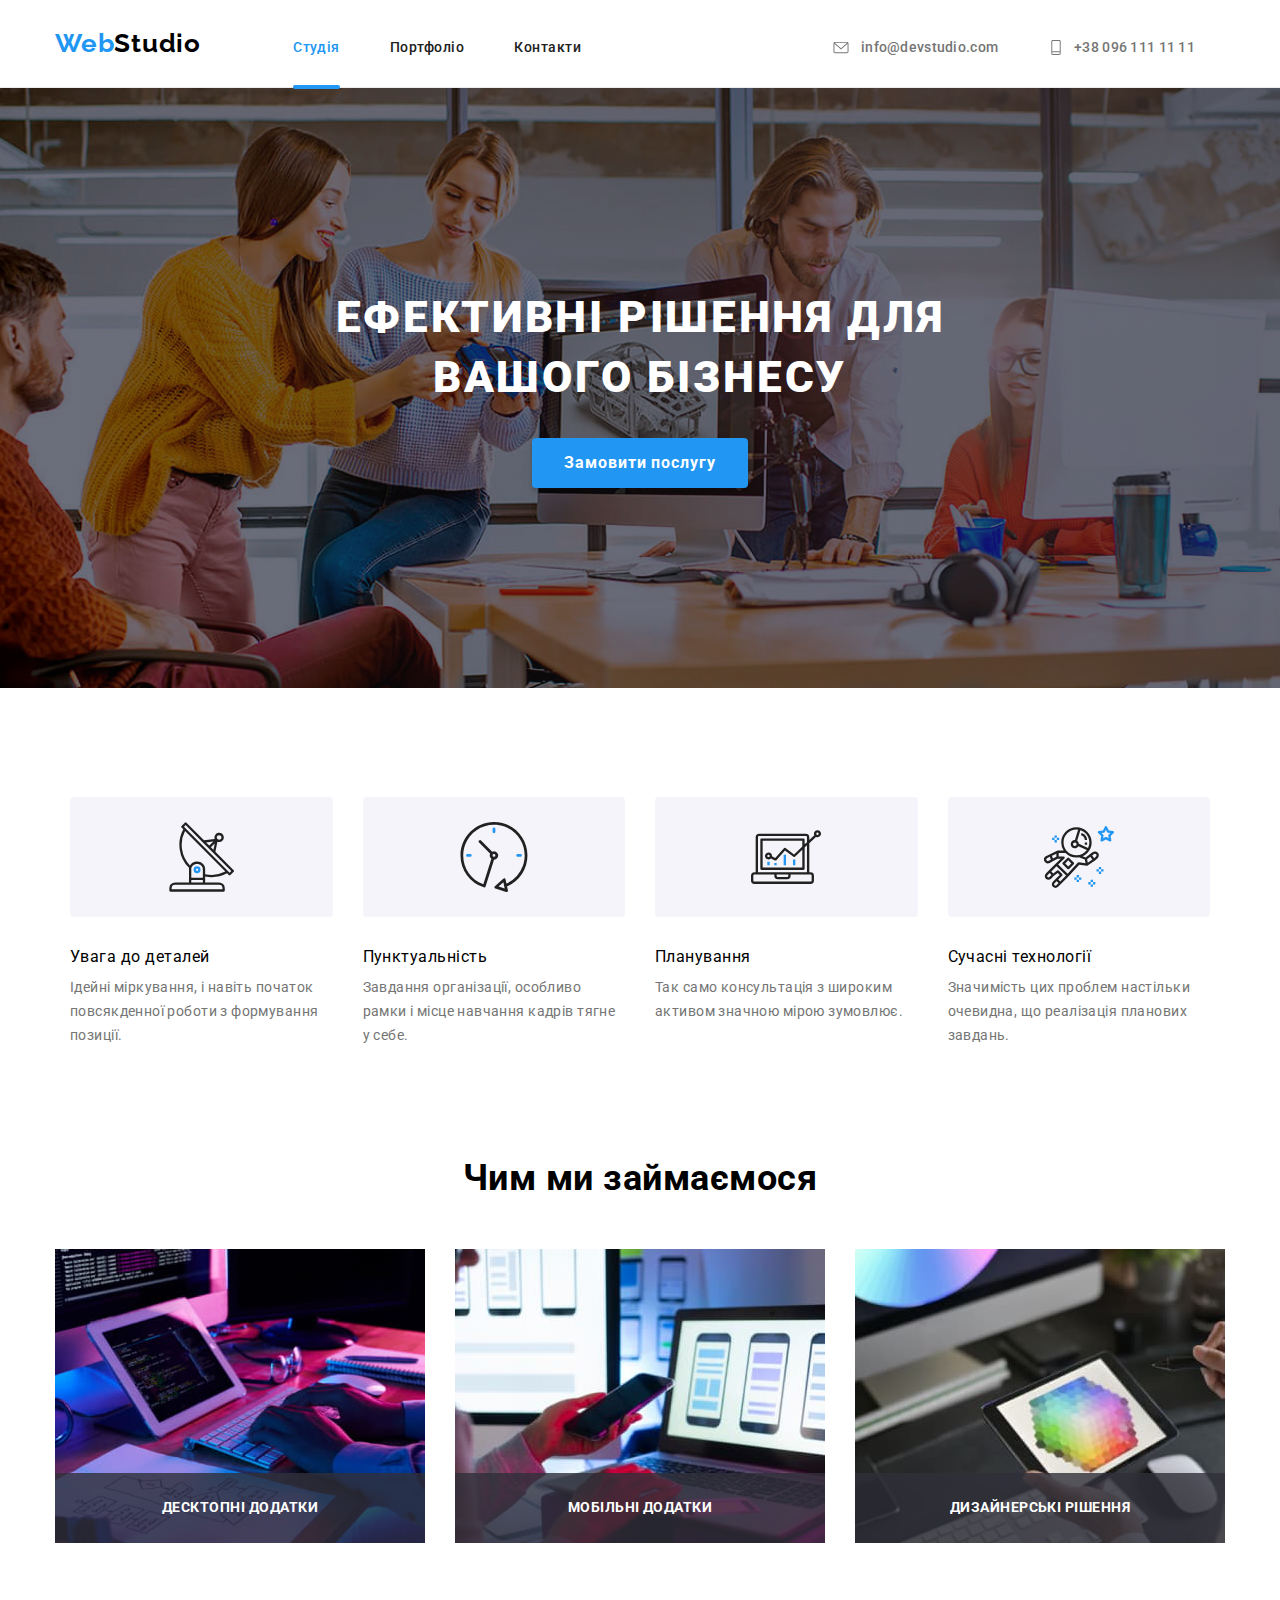
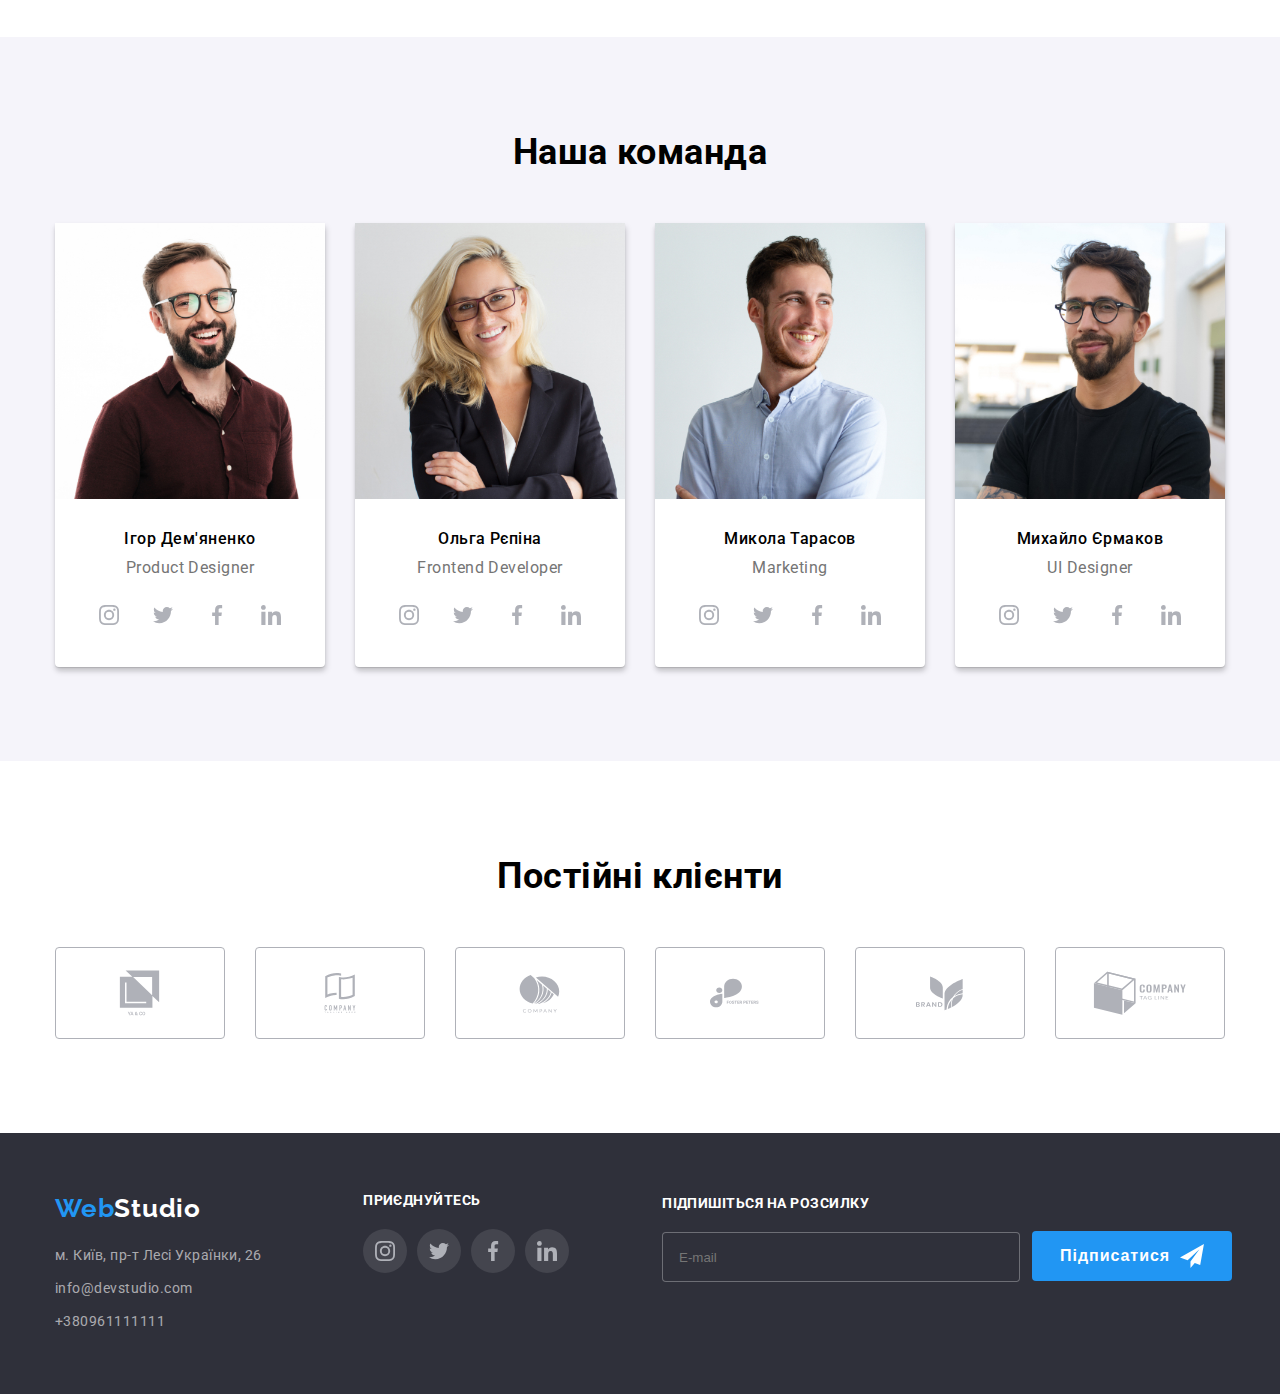
<file: index.html>
<!DOCTYPE html>
<html lang="ua">
  <head>
    <meta charset="UTF-8" />
    <meta name="viewport" content="width=device-width, initial-scale=1.0" />
    <title>Document</title>
    <link
      href="https://fonts.googleapis.com/css2?family=Raleway:wght@700&family=Roboto:wght@400;500;700;900&display=swap"
      rel="stylesheet"
    />
    <link rel="stylesheet" href="./css/main.min.css" />
  </head>
  <body">
    <header>
      <div class="page-header">
        <div class="container header-container">
          <a class="logo" href="./index.html">Web<span>Studio</span></a>
          <button
            type="button"
            class="button-menu"
            aria-expanded="false"
            aria-controls="menu-container"
            data-menu-button
          >
            <svg
              class="menu-svg"
              width="24px"
              height="16px"
              aria-label="Перемикач меню"
            >
              <use
                href="./images/icons.svg/sprite.svg#icon-close_menu"
                class="icon-close"
              ></use>
              <use
                href="./images/icons.svg/sprite.svg#icon-menu"
                class="icon-menu"
              ></use>
            </svg>
          </button>

          <div class="menu-container" data-menu id="menu-container">
            <nav class="site-nav">
              <ul class="site-nav__list">
                <li class="site-nav__item">
                  <a class="site-nav__link current" href="./index.html"
                    >Студія</a
                  >
                </li>
                <li class="site-nav__item">
                  <a class="site-nav__link" href="./portfolio.html"
                    >Портфоліо</a
                  >
                </li>
                <li class="site-nav__item">
                  <a class="site-nav__link" href="#">Контакти</a>
                </li>
              </ul>
            </nav>
            <ul class="auth-nav__list">
              <li class="auth-nav__item">
                <a class="auth-nav__link" href="mailto:info@devstudio.com">
                  <svg class="auth-nav__icon" width="20px" height="15px">
                    <use href="./images/icons.svg/sprite.svg#icon-mail"></use>
                  </svg>
                  <span>info@devstudio.com</span></a
                >
              </li>
              <li class="auth-nav__item">
                <a class="auth-nav__link" href="tel:+380961111111">
                  <svg class="auth-nav__icon" width="16px" height="15px">
                    <use href="./images/icons.svg/sprite.svg#icon-phone"></use>
                  </svg>
                  <span>+38 096 111 11 11</span></a
                >
              </li>
            </ul>
            <div class="networks">
              <ul class="networks-list">
                <li class="networks-item">
                  <a href="https://www.instagram.com/" class="networks-link"
                    >Instagram</a
                  >
                </li>
                <li class="networks-item">
                  <a href="https://twitter.com/?lang=ru" class="networks-link"
                    >Twitter</a
                  >
                </li>
                <li class="networks-item">
                  <a
                    href="https://www.facebook.com/campaign/landing.php?campaign_id=1600506847&extra_1=s%7Cc%7C303881997266%7Ce%7C%D1%84%D0%B5%D0%B9%D1%81%D0%B1%D1%83%D0%BA%7C&placement=&creative=303881997266&keyword=%D1%84%D0%B5%D0%B9%D1%81%D0%B1%D1%83%D0%BA&partner_id=googlesem&extra_2=campaignid%3D1600506847%26adgroupid%3D60825662376%26matchtype%3De%26network%3Dg%26source%3Dnotmobile%26search_or_content%3Ds%26device%3Dc%26devicemodel%3D%26adposition%3D%26target%3D%26targetid%3Dkwd-300034615170%26loc_physical_ms%3D9061011%26loc_interest_ms%3D%26feeditemid%3D%26param1%3D%26param2%3D&gclid=CjwKCAiAqaWdBhAvEiwAGAQltpSBk_vRXSckcD91USAbBVooGAIC-0OybKQHVuUnuddjjpfnG4Aw6hoCv6QQAvD_BwE"
                    class="networks-link"
                    >Facebook</a
                  >
                </li>
                <li class="networks-item">
                  <a href="https://ua.linkedin.com/" class="networks-link"
                    >LinkedIn</a
                  >
                </li>
              </ul>
            </div>
          </div>
        </div>
      </div>
    </header>
    <main>
      <section class="hero-section">
        <div class="hero-container">
          <h1 class="hero-section__title">
            Ефективні рішення для вашого бізнесу
          </h1>
          <button class="hero-section__button" data-modal-open type="button">
            Замовити послугу
          </button>
        </div>
      </section>
      <section class="section skills-section">
        <div class="container">
          <ul class="skills-section__list">
            <li class="skills-section__item">
              <div class="skills-section__icon">
                <svg width="65px" height="70px" class="skills-section__svg">
                  <use href="./images/icons.svg/sprite.svg#icon-antena"></use>
                </svg>
              </div>
              <p class="skills-section__title">Увага до деталей</p>
              <p class="skills-section__text">
                Ідейні міркування, і навіть початок повсякденної роботи з
                формування позиції.
              </p>
            </li>
            <li class="skills-section__item">
              <div class="skills-section__icon">
                <svg width="70px" height="70px" class="skills-section__svg">
                  <use href="./images/icons.svg/sprite.svg#icon-clock"></use>
                </svg>
              </div>
              <p class="skills-section__title">Пунктуальність</p>
              <p class="skills-section__text">
                Завдання організації, особливо рамки і місце навчання кадрів
                тягне у себе.
              </p>
            </li>
            <li class="skills-section__item">
              <div class="skills-section__icon">
                <svg width="70px" height="70px" class="skills-section__svg">
                  <use href="./images/icons.svg/sprite.svg#icon-diagram"></use>
                </svg>
              </div>
              <p class="skills-section__title">Планування</p>

              <p class="skills-section__text">
                Так само консультація з широким активом значною мірою зумовлює.
              </p>
            </li>
            <li class="skills-section__item">
              <div class="skills-section__icon">
                <svg width="70px" height="70px" class="skills-section__svg">
                  <use
                    href="./images/icons.svg/sprite.svg#icon-astronaut"
                  ></use>
                </svg>
              </div>
              <p class="skills-section__title">Сучасні технології</p>
              <p class="skills-section__text">
                Значимість цих проблем настільки очевидна, що реалізація
                планових завдань.
              </p>
            </li>
          </ul>
        </div>
      </section>
      <section class="work-section">
        <div class="container">
          <h2 class="section-title">Чим ми займаємося</h2>
          <ul class="work-section__list">
            <li class="work-section__item">
              <img
                src="./images/img-box-1.jpg"
                alt="написання коду"
                width="370px"
              />
              <h3 class="work-section__text">Десктопні додатки</h3>
            </li>
            <li class="work-section__item">
              <img
                src="./images/img-box-2.jpg"
                alt="мобільна версія"
                width="370px"
              />
              <h3 class="work-section__text">Мобільні додатки</h3>
            </li>
            <li class="work-section__item">
              <img
                src="./images/img-box-3.jpg"
                alt="палітра кольорів"
                width="370px"
              />
              <h3 class="work-section__text">Дизайнерські рішення</h3>
            </li>
          </ul>
        </div>
      </section>
      <section class="section teams-section">
        <div class="container">
          <h2 class="section-title">Наша команда</h2>
          <ul class="teams-section__list">
            <li class="teams-section__item">
              <img
                srcset="
                  ./images/team-1.jpg    1x,
                  ./images/team-1@2x.jpg 2x,
                  ./images/team-1@3x.jpg 3x
                "
                alt="чоловік"
                class="team-section__image"
                width="100%"
              />
              <p class="teams-section__name">Ігор Дем'яненко</p>
              <p class="teams-section__profession">Product Designer</p>
              <div class="social-networks">
                <a
                  href="https://www.instagram.com/"
                  class="social-networks__link"
                >
                  <svg class="social-networks__icon" width="20px" height="20px">
                    <use
                      href="./images/icons.svg/sprite.svg#icon-instagram"
                    ></use>
                  </svg>
                </a>
                <a
                  href="https://twitter.com/?lang=ru"
                  class="social-networks__link"
                >
                  <svg class="social-networks__icon" width="20px" height="20px">
                    <use
                      href="./images/icons.svg/sprite.svg#icon-twitter"
                    ></use>
                  </svg>
                </a>
                <a
                  href="https://www.facebook.com/campaign/landing.php?campaign_id=1600506847&extra_1=s%7Cc%7C303881997266%7Ce%7Cfacebook%7C&placement=&creative=303881997266&keyword=facebook&partner_id=googlesem&extra_2=campaignid%3D1600506847%26adgroupid%3D60825662376%26matchtype%3De%26network%3Dg%26source%3Dnotmobile%26search_or_content%3Ds%26device%3Dc%26devicemodel%3D%26adposition%3D%26target%3D%26targetid%3Dkwd-541132862%26loc_physical_ms%3D9061017%26loc_interest_ms%3D%26feeditemid%3D%26param1%3D%26param2%3D&gclid=Cj0KCQjwk5ibBhDqARIsACzmgLS20S6d199CFgXnEPTuI3Y1fT3HdiY8mUJOlCahxcN-MQEV9aZu_6UaAieMEALw_wcB"
                  class="social-networks__link"
                >
                  <svg class="social-networks__icon" width="20px" height="20px">
                    <use
                      href="./images/icons.svg/sprite.svg#icon-facebook"
                    ></use>
                  </svg>
                </a>
                <a
                  href="https://ua.linkedin.com/"
                  class="social-networks__link"
                >
                  <svg class="social-networks__icon" width="20px" height="20px">
                    <use
                      href="./images/icons.svg/sprite.svg#icon-linkedin"
                    ></use>
                  </svg>
                </a>
              </div>
            </li>
            <li class="teams-section__item">
              <img
                srcset="
                  ./images/team-2.jpg    1x,
                  ./images/team-2@2x.jpg 2x,
                  ./images/team-2@3x.jpg 3x
                "
                alt="жінка"
                class="team-section__image"
                width="100%"
              />
              <p class="teams-section__name">Ольга Рєпіна</p>
              <p class="teams-section__profession">Frontend Developer</p>
              <div class="social-networks">
                <a
                  href="https://www.instagram.com/"
                  class="social-networks__link"
                >
                  <svg class="social-networks__icon" width="20px" height="20px">
                    <use
                      href="./images/icons.svg/sprite.svg#icon-instagram"
                    ></use>
                  </svg>
                </a>
                <a
                  href="https://twitter.com/?lang=ru"
                  class="social-networks__link"
                >
                  <svg class="social-networks__icon" width="20px" height="20px">
                    <use
                      href="./images/icons.svg/sprite.svg#icon-twitter"
                    ></use>
                  </svg>
                </a>
                <a
                  href="https://www.facebook.com/campaign/landing.php?campaign_id=1600506847&extra_1=s%7Cc%7C303881997266%7Ce%7Cfacebook%7C&placement=&creative=303881997266&keyword=facebook&partner_id=googlesem&extra_2=campaignid%3D1600506847%26adgroupid%3D60825662376%26matchtype%3De%26network%3Dg%26source%3Dnotmobile%26search_or_content%3Ds%26device%3Dc%26devicemodel%3D%26adposition%3D%26target%3D%26targetid%3Dkwd-541132862%26loc_physical_ms%3D9061017%26loc_interest_ms%3D%26feeditemid%3D%26param1%3D%26param2%3D&gclid=Cj0KCQjwk5ibBhDqARIsACzmgLS20S6d199CFgXnEPTuI3Y1fT3HdiY8mUJOlCahxcN-MQEV9aZu_6UaAieMEALw_wcB"
                  class="social-networks__link"
                >
                  <svg class="social-networks__icon" width="20px" height="20px">
                    <use
                      href="./images/icons.svg/sprite.svg#icon-facebook"
                    ></use>
                  </svg>
                </a>
                <a
                  href="https://ua.linkedin.com/"
                  class="social-networks__link"
                >
                  <svg class="social-networks__icon" width="20px" height="20px">
                    <use
                      href="./images/icons.svg/sprite.svg#icon-linkedin"
                    ></use>
                  </svg>
                </a>
              </div>
            </li>
            <li class="teams-section__item">
              <img
                srcset="
                  ./images/team-3.jpg    1x,
                  ./images/team-3@2x.jpg 2x,
                  ./images/team-3@3x.jpg 3x
                "
                alt="чоловік"
                class="team-section__image"
                width="100%"
              />
              <p class="teams-section__name">Микола Тарасов</p>
              <p class="teams-section__profession">Marketing</p>
              <div class="social-networks">
                <a
                  href="https://www.instagram.com/"
                  class="social-networks__link"
                >
                  <svg class="social-networks__icon" width="20px" height="20px">
                    <use
                      href="./images/icons.svg/sprite.svg#icon-instagram"
                    ></use>
                  </svg>
                </a>
                <a
                  href="https://twitter.com/?lang=ru"
                  class="social-networks__link"
                >
                  <svg class="social-networks__icon" width="20px" height="20px">
                    <use
                      href="./images/icons.svg/sprite.svg#icon-twitter"
                    ></use>
                  </svg>
                </a>
                <a
                  href="https://www.facebook.com/campaign/landing.php?campaign_id=1600506847&extra_1=s%7Cc%7C303881997266%7Ce%7Cfacebook%7C&placement=&creative=303881997266&keyword=facebook&partner_id=googlesem&extra_2=campaignid%3D1600506847%26adgroupid%3D60825662376%26matchtype%3De%26network%3Dg%26source%3Dnotmobile%26search_or_content%3Ds%26device%3Dc%26devicemodel%3D%26adposition%3D%26target%3D%26targetid%3Dkwd-541132862%26loc_physical_ms%3D9061017%26loc_interest_ms%3D%26feeditemid%3D%26param1%3D%26param2%3D&gclid=Cj0KCQjwk5ibBhDqARIsACzmgLS20S6d199CFgXnEPTuI3Y1fT3HdiY8mUJOlCahxcN-MQEV9aZu_6UaAieMEALw_wcB"
                  class="social-networks__link"
                >
                  <svg class="social-networks__icon" width="20px" height="20px">
                    <use
                      href="./images/icons.svg/sprite.svg#icon-facebook"
                    ></use>
                  </svg>
                </a>
                <a
                  href="https://ua.linkedin.com/"
                  class="social-networks__link"
                >
                  <svg class="social-networks__icon" width="20px" height="20px">
                    <use
                      href="./images/icons.svg/sprite.svg#icon-linkedin"
                    ></use>
                  </svg>
                </a>
              </div>
            </li>
            <li class="teams-section__item">
              <img
                srcset="
                  ./images/team-4.jpg    1x,
                  ./images/team-4@2x.jpg 2x,
                  ./images/team-4@3x.jpg 3x
                "
                alt="чоловік"
                class="team-section__image"
              />
              <p class="teams-section__name">Михайло Єрмаков</p>
              <p class="teams-section__profession">UI Designer</p>
              <div class="social-networks">
                <a
                  href="https://www.instagram.com/"
                  class="social-networks__link"
                >
                  <svg class="social-networks__icon" width="20px" height="20px">
                    <use
                      href="./images/icons.svg/sprite.svg#icon-instagram"
                    ></use>
                  </svg>
                </a>
                <a
                  href="https://twitter.com/?lang=ru"
                  class="social-networks__link"
                >
                  <svg class="social-networks__icon" width="20px" height="20px">
                    <use
                      href="./images/icons.svg/sprite.svg#icon-twitter"
                    ></use>
                  </svg>
                </a>
                <a
                  href="https://www.facebook.com/campaign/landing.php?campaign_id=1600506847&extra_1=s%7Cc%7C303881997266%7Ce%7Cfacebook%7C&placement=&creative=303881997266&keyword=facebook&partner_id=googlesem&extra_2=campaignid%3D1600506847%26adgroupid%3D60825662376%26matchtype%3De%26network%3Dg%26source%3Dnotmobile%26search_or_content%3Ds%26device%3Dc%26devicemodel%3D%26adposition%3D%26target%3D%26targetid%3Dkwd-541132862%26loc_physical_ms%3D9061017%26loc_interest_ms%3D%26feeditemid%3D%26param1%3D%26param2%3D&gclid=Cj0KCQjwk5ibBhDqARIsACzmgLS20S6d199CFgXnEPTuI3Y1fT3HdiY8mUJOlCahxcN-MQEV9aZu_6UaAieMEALw_wcB"
                  class="social-networks__link"
                >
                  <svg class="social-networks__icon" width="20px" height="20px">
                    <use
                      href="./images/icons.svg/sprite.svg#icon-facebook"
                    ></use>
                  </svg>
                </a>
                <a
                  href="https://ua.linkedin.com/"
                  class="social-networks__link"
                >
                  <svg class="social-networks__icon" width="20px" height="20px">
                    <use
                      href="./images/icons.svg/sprite.svg#icon-linkedin"
                    ></use>
                  </svg>
                </a>
              </div>
            </li>
          </ul>
        </div>
      </section>
      <section class="section clients-section">
        <div class="container">
          <h2 class="section-title">Постійні клієнти</h2>
          <ul class="clients-section__list">
            <li class="clients-section__item">
              <a href="#" class="clients-section__link">
                <svg class="clients-section__icon" width="45px" height="50px">
                  <use href="./images/icons.svg/sprite.svg#icon-group-1"></use>
                </svg>
              </a>
            </li>
            <li class="clients-section__item">
              <a href="#" class="clients-section__link">
                <svg class="clients-section__icon" width="40px" height="52px">
                  <use href="./images/icons.svg/sprite.svg#icon-group-2"></use>
                </svg>
              </a>
            </li>
            <li class="clients-section__item">
              <a href="#" class="clients-section__link">
                <svg class="clients-section__icon" width="41px" height="47px">
                  <use href="./images/icons.svg/sprite.svg#icon-group-3"></use>
                </svg>
              </a>
            </li>
            <li class="clients-section__item">
              <a href="#" class="clients-section__link">
                <svg class="clients-section__icon" width="90px" height="60px">
                  <use href="./images/icons.svg/sprite.svg#icon-group-4"></use>
                </svg>
              </a>
            </li>
            <li class="clients-section__item">
              <a href="#" class="clients-section__link">
                <svg class="clients-section__icon" width="59px" height="47px">
                  <use href="./images/icons.svg/sprite.svg#icon-group-5"></use>
                </svg>
              </a>
            </li>
            <li class="clients-section__item">
              <a href="#" class="clients-section__link">
                <svg class="clients-section__icon" width="94px" height="44px">
                  <use href="./images/icons.svg/sprite.svg#icon-group-6"></use>
                </svg>
              </a>
            </li>
          </ul>
        </div>
      </section>
    </main>
    <footer class="footer">
      <div class="container footer-container">
        <div class="footer-div">
          <div class="address-container">
            <a class="logo logo-footer" href="./index.html"
              >Web<span>Studio</span></a
            >
            <address>
              <ul class="footer-list">
                <li class="footer-item">
                  <a class="footer-link" href="./index.html">
                    м. Київ, пр-т Лесі Українки, 26</a
                  >
                </li>
                <li class="footer-item">
                  <a class="footer-link" href="mailto:info@devstudio.com">
                    info@devstudio.com</a
                  >
                </li>
                <li class="footer-item">
                  <a class="footer-link" href="tel:+380961111111"
                    >+380961111111</a
                  >
                </li>
              </ul>
            </address>
          </div>
          <div class="footer-networks">
            <h2 class="footer-networks__title">приєднуйтесь</h2>
            <div class="social-networks">
              <a
                href="https://www.instagram.com/"
                class="social-networks__link social-networks--footer"
              >
                <svg class="social-networks__icon" width="20px" height="20px">
                  <use
                    href="./images/icons.svg/sprite.svg#icon-instagram"
                  ></use>
                </svg>
              </a>
              <a
                href="https://twitter.com/?lang=ru"
                class="social-networks__link social-networks--footer"
              >
                <svg class="social-networks__icon" width="20px" height="20px">
                  <use href="./images/icons.svg/sprite.svg#icon-twitter"></use>
                </svg>
              </a>
              <a
                href="https://www.facebook.com/campaign/landing.php?campaign_id=1600506847&extra_1=s%7Cc%7C303881997266%7Ce%7Cfacebook%7C&placement=&creative=303881997266&keyword=facebook&partner_id=googlesem&extra_2=campaignid%3D1600506847%26adgroupid%3D60825662376%26matchtype%3De%26network%3Dg%26source%3Dnotmobile%26search_or_content%3Ds%26device%3Dc%26devicemodel%3D%26adposition%3D%26target%3D%26targetid%3Dkwd-541132862%26loc_physical_ms%3D9061017%26loc_interest_ms%3D%26feeditemid%3D%26param1%3D%26param2%3D&gclid=Cj0KCQjwk5ibBhDqARIsACzmgLS20S6d199CFgXnEPTuI3Y1fT3HdiY8mUJOlCahxcN-MQEV9aZu_6UaAieMEALw_wcB"
                class="social-networks__link social-networks--footer"
              >
                <svg class="social-networks__icon" width="20px" height="20px">
                  <use href="./images/icons.svg/sprite.svg#icon-facebook"></use>
                </svg>
              </a>
              <a
                href="https://ua.linkedin.com/"
                class="social-networks__link social-networks--footer"
              >
                <svg class="social-networks__icon" width="20px" height="20px">
                  <use href="./images/icons.svg/sprite.svg#icon-linkedin"></use>
                </svg>
              </a>
            </div>
          </div>
        </div>
        <form class="footer-form">
          <div>
            <label for="email" class="footer-form__label"
              >підпишіться на розсилку</label
            >
            <input
              class="footer-form__input"
              type="email"
              name="email"
              id="mail"
              placeholder="E-mail"
            />
          </div>
          <button class="footer-form__button" type="submit">
            <span>Підписатися</span>
            <svg class="footer-form__icon" width="24px" height="24px">
              <use href="./images/icons.svg/sprite.svg#icon-icon-send"></use>
            </svg>
          </button>
        </form>
      </div>
    </footer>
    <div class="backdrop is-hidden" data-modal>
      <div class="modal">
        <form class="form" js-speaker-form>
          <button data-modal-close class="modal-close">
            <svg class="modal-close_svg" width="20px" height="20px">
              <use href="./images/icons.svg/sprite.svg#icon-form-close"></use>
            </svg>
          </button>
          <h2 class="form-title">Залиште свої дані, ми вам передзвонимо</h2>
          <div class="form-field">
            <label for="name" class="label-form">Ім'я</label>
            <input class="form-input" type="text" name="name" id="name" />
            <svg class="form-icon" width="12px" height="12px">
              <use href="./images/icons.svg/sprite.svg#icon-form-name"></use>
            </svg>
          </div>
          <div class="form-field">
            <label for="tel" class="label-form">Телефон</label>
            <input class="form-input" type="tel" name="tel" id="tel" />
            <svg class="form-icon" width="18px" height="18px">
              <use href="./images/icons.svg/sprite.svg#icon-form-phone"></use>
            </svg>
          </div>
          <div class="form-field">
            <label for="email" class="label-form">Пошта </label>
            <input class="form-input" type="email" name="email" id="email" />
            <svg class="form-icon" width="18px" height="18px">
              <use href="./images/icons.svg/sprite.svg#icon-form-mail"></use>
            </svg>
          </div>
          <div>
            <label for="comment" class="label-form">Коментар</label>
            <textarea
              class="comment-text"
              name="comment"
              id="comment"
              placeholder="Введіть текст"
            ></textarea>
          </div>
          <div class="form-checkbox">
            <label class="checkbox"
              >Погоджуюся з розсилкою та приймаю
              <span class="span-terms"> Умови договору</span></label
            >
            <input
              class="checkbox-input"
              type="checkbox"
              name="checkbox"
              value="checkbox"
            />
            <span class="checkbox__text"></span>
          </div>

          <div class="form-div">
            <button class="form__button" type="submit">Відправити</button>
          </div>
        </form>
      </div>
    </div>
    <script src="./js/modal.js"></script>
    <script src="./js/menu.js"></script>
    <script src="./js/menu-scroll.js"></script>
  </body>
</html>
</file>
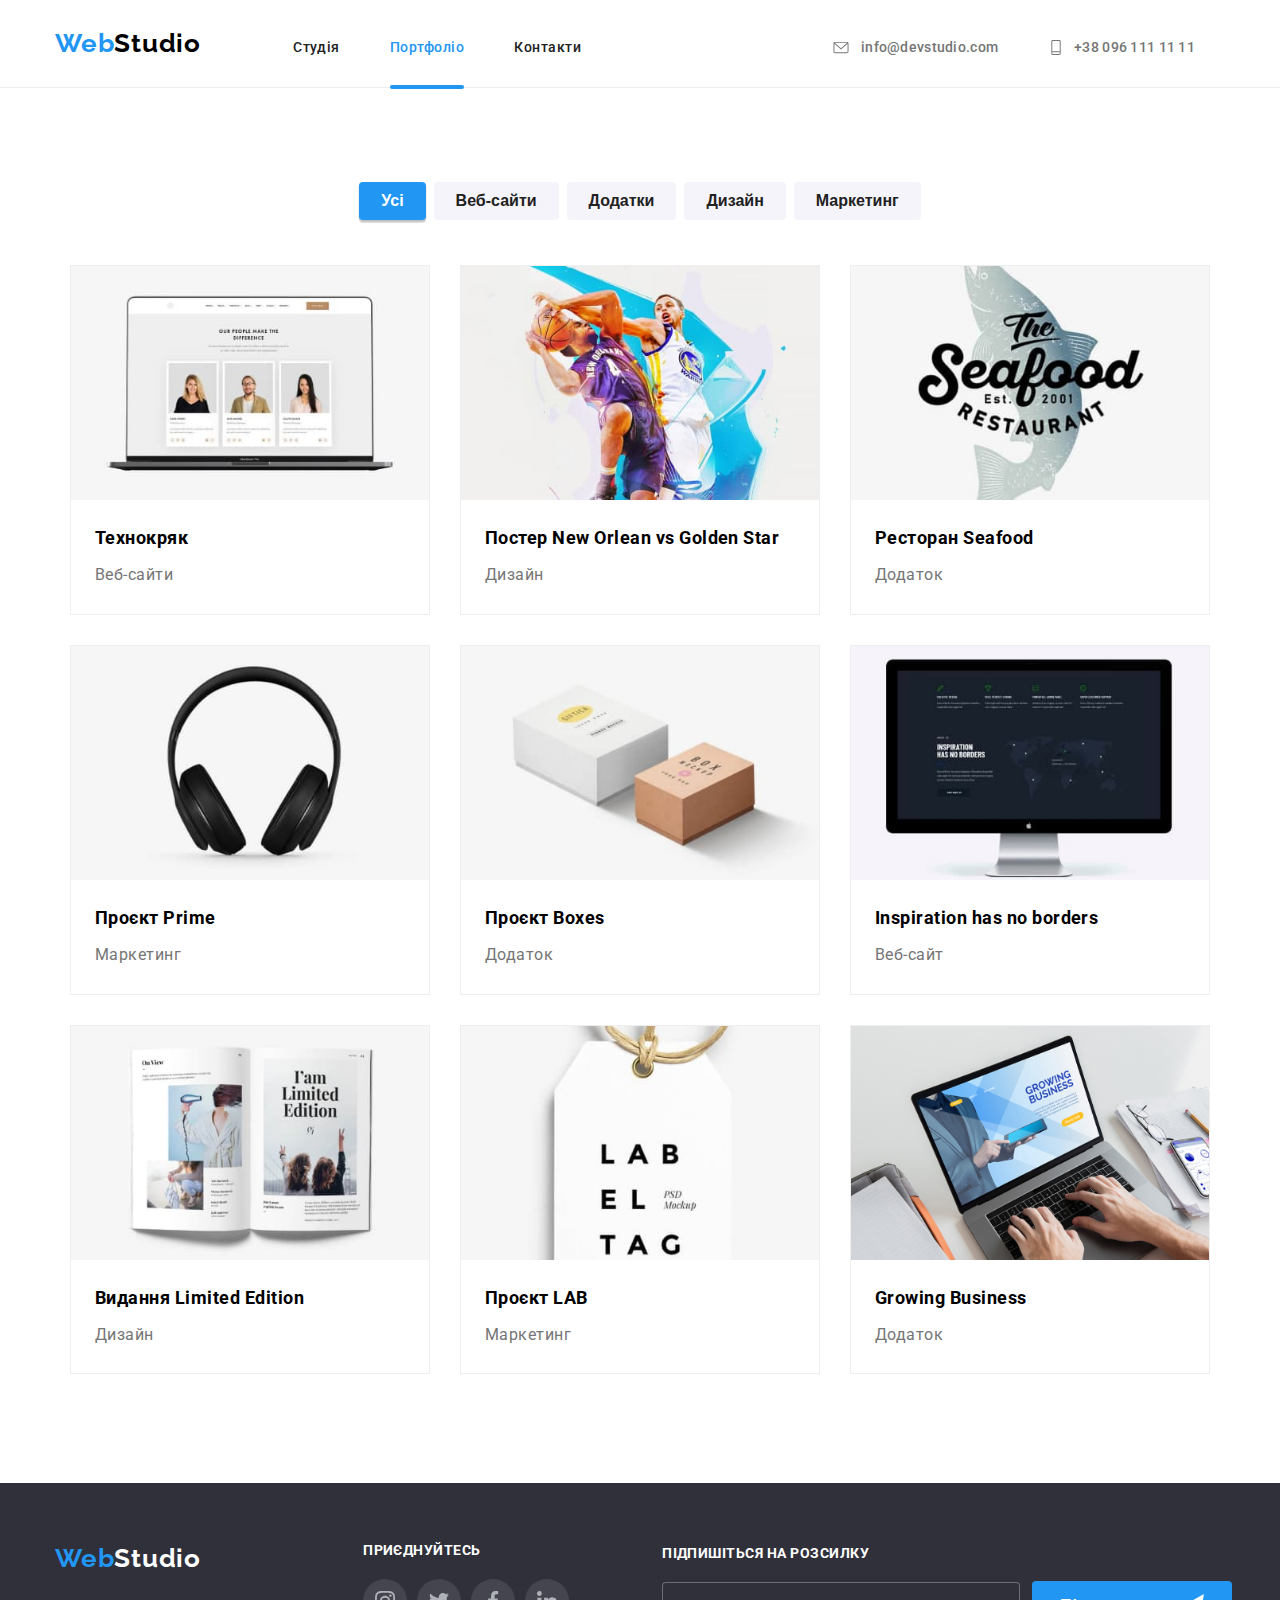
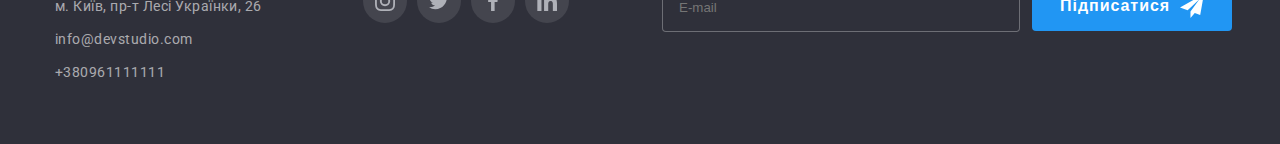
<file: portfolio.html>
<!DOCTYPE html>
<html lang="ua">
  <head>
    <meta charset="UTF-8" />
    <meta name="viewport" content="width=device-width, initial-scale=1.0" />
    <title>Document</title>

    <link
      href="https://fonts.googleapis.com/css2?family=Raleway:wght@700&family=Roboto:wght@400;500;700;900&display=swap"
      rel="stylesheet"
    />
    <link rel="stylesheet" href="./css/main.min.css" />
  </head>
  <body>
    <header>
      <div class="page-header">
        <div class="container header-container">
          <a class="logo" href="./index.html">Web<span>Studio</span></a>
          <button
            type="button"
            class="button-menu"
            aria-expanded="false"
            aria-controls="menu-container"
            data-menu-button
          >
            <svg
              class="menu-svg"
              width="24px"
              height="16px"
              aria-label="Перемикач меню"
            >
              <use
                href="./images/icons.svg/sprite.svg#icon-close_menu"
                class="icon-close"
              ></use>
              <use
                href="./images/icons.svg/sprite.svg#icon-menu"
                class="icon-menu"
              ></use>
            </svg>
          </button>

          <div class="menu-container" data-menu id="menu-container">
            <nav class="site-nav">
              <ul class="site-nav__list">
                <li class="site-nav__item">
                  <a class="site-nav__link" href="./index.html">Студія</a>
                </li>
                <li class="site-nav__item">
                  <a class="site-nav__link current" href="./portfolio.html"
                    >Портфоліо</a
                  >
                </li>
                <li class="site-nav__item">
                  <a class="site-nav__link" href="#">Контакти</a>
                </li>
              </ul>
            </nav>
            <ul class="auth-nav__list">
              <li class="auth-nav__item">
                <a class="auth-nav__link" href="mailto:info@devstudio.com">
                  <svg class="auth-nav__icon" width="20px" height="15px">
                    <use href="./images/icons.svg/sprite.svg#icon-mail"></use>
                  </svg>
                  <span>info@devstudio.com</span></a
                >
              </li>
              <li class="auth-nav__item">
                <a class="auth-nav__link" href="tel:+380961111111">
                  <svg class="auth-nav__icon" width="16px" height="15px">
                    <use href="./images/icons.svg/sprite.svg#icon-phone"></use>
                  </svg>
                  <span>+38 096 111 11 11</span></a
                >
              </li>
            </ul>
            <div class="networks">
              <ul class="networks-list">
                <li class="networks-item">
                  <a href="https://www.instagram.com/" class="networks-link"
                    >Instagram</a
                  >
                </li>
                <li class="networks-item">
                  <a href="https://twitter.com/?lang=ru" class="networks-link"
                    >Twitter</a
                  >
                </li>
                <li class="networks-item">
                  <a
                    href="https://www.facebook.com/campaign/landing.php?campaign_id=1600506847&extra_1=s%7Cc%7C303881997266%7Ce%7C%D1%84%D0%B5%D0%B9%D1%81%D0%B1%D1%83%D0%BA%7C&placement=&creative=303881997266&keyword=%D1%84%D0%B5%D0%B9%D1%81%D0%B1%D1%83%D0%BA&partner_id=googlesem&extra_2=campaignid%3D1600506847%26adgroupid%3D60825662376%26matchtype%3De%26network%3Dg%26source%3Dnotmobile%26search_or_content%3Ds%26device%3Dc%26devicemodel%3D%26adposition%3D%26target%3D%26targetid%3Dkwd-300034615170%26loc_physical_ms%3D9061011%26loc_interest_ms%3D%26feeditemid%3D%26param1%3D%26param2%3D&gclid=CjwKCAiAqaWdBhAvEiwAGAQltpSBk_vRXSckcD91USAbBVooGAIC-0OybKQHVuUnuddjjpfnG4Aw6hoCv6QQAvD_BwE"
                    class="networks-link"
                    >Facebook</a
                  >
                </li>
                <li class="networks-item">
                  <a href="https://ua.linkedin.com/" class="networks-link"
                    >LinkedIn</a
                  >
                </li>
              </ul>
            </div>
          </div>
        </div>
      </div>
    </header>
    <main>
      <section class="section portfolio">
        <div class="container">
          <div class="card-container">
            <ul class="buttons-list">
              <li class="buttons-item">
                <button class="card-button current" type="button">Усі</button>
              </li>
              <li class="buttons-item">
                <button class="card-button" type="button">Веб-сайти</button>
              </li>
              <li class="buttons-item">
                <button class="card-button" type="button">Додатки</button>
              </li>
              <li class="buttons-item">
                <button class="card-button" type="button">Дизайн</button>
              </li>
              <li class="buttons-item">
                <button class="card-button" type="button">Маркетинг</button>
              </li>
            </ul>
          </div>
          <ul class="card-set__list">
            <li class="card-set__item">
              <div class="card-overlay">
                <img
                  srcset="
                    ./images/card-1.jpg    1x,
                    ./images/card-1@2x.jpg 2x,
                    ./images/card-1@3x.jpg 3x
                  "
                  alt="веб-сайт"
                  width="100%"
                />
                <div class="card-overlay__container">
                  <p class="card-overlay__text">
                    Ресурс пропонує комплексні пропозиції з різним рівнем
                    функціоналу та сервісів. Все це дозволить відвідувачу
                    отримати вичерпні відомості про компанію чи приватну особу.
                  </p>
                </div>
                <p class="card-set__name">Технокряк</p>
                <p class="card-set__group">Веб-сайти</p>
              </div>
            </li>
            <li class="card-set__item">
              <div class="card-overlay">
                <img
                  srcset="
                    ./images/card-2.jpg    1x,
                    ./images/card-2@2x.jpg 2x,
                    ./images/card-2@3x.jpg 3x
                  "
                  alt="постер"
                  width="100%"
                />
                <div class="card-overlay__container">
                  <p class="card-overlay__text">
                    Ресурс пропонує комплексні пропозиції з різним рівнем
                    функціоналу та сервісів. Все це дозволить відвідувачу
                    отримати вичерпні відомості про компанію чи приватну особу.
                  </p>
                </div>
                <p class="card-set__name">Постер New Orlean vs Golden Star</p>
                <p class="card-set__group">Дизайн</p>
              </div>
            </li>

            <li class="card-set__item">
              <div class="card-overlay">
                <img
                  srcset="
                    ./images/card-3.jpg    1x,
                    ./images/card-3@2x.jpg 2x,
                    ./images/card-3@3x.jpg 3x
                  "
                  alt="логотип ресторану"
                  width="100%"
                />
                <div class="card-overlay__container">
                  <p class="card-overlay__text">
                    Ресурс пропонує комплексні пропозиції з різним рівнем
                    функціоналу та сервісів. Все це дозволить відвідувачу
                    отримати вичерпні відомості про компанію чи приватну особу.
                  </p>
                </div>
                <p class="card-set__name">Ресторан Seafood</p>
                <p class="card-set__group">Додаток</p>
              </div>
            </li>
            <li class="card-set__item">
              <div class="card-overlay">
                <img
                  srcset="
                    ./images/card-4.jpg    1x,
                    ./images/card-4@2x.jpg 2x,
                    ./images/card-4@3x.jpg 3x
                  "
                  alt="навушники"
                  width="100%"
                />
                <div class="card-overlay__container">
                  <p class="card-overlay__text">
                    Ресурс пропонує комплексні пропозиції з різним рівнем
                    функціоналу та сервісів. Все це дозволить відвідувачу
                    отримати вичерпні відомості про компанію чи приватну особу.
                  </p>
                </div>
                <p class="card-set__name">Проєкт Prime</p>
                <p class="card-set__group">Маркетинг</p>
              </div>
            </li>
            <li class="card-set__item">
              <div class="card-overlay">
                <img
                  srcset="
                    ./images/card-5.jpg    1x,
                    ./images/card-5@2x.jpg 2x,
                    ./images/card-5@3x.jpg 3x
                  "
                  alt="коробки"
                  width="100%"
                />
                <div class="card-overlay__container">
                  <p class="card-overlay__text">
                    Ресурс пропонує комплексні пропозиції з різним рівнем
                    функціоналу та сервісів. Все це дозволить відвідувачу
                    отримати вичерпні відомості про компанію чи приватну особу.
                  </p>
                </div>
                <p class="card-set__name">Проєкт Boxes</p>
                <p class="card-set__group">Додаток</p>
              </div>
            </li>
            <li class="card-set__item">
              <div class="card-overlay">
                <img
                  srcset="
                    ./images/card-6.jpg    1x,
                    ./images/card-6@2x.jpg 2x,
                    ./images/card-6@3x.jpg 3x
                  "
                  alt="веб-сайт"
                  width="100%"
                />
                <div class="card-overlay__container">
                  <p class="card-overlay__text">
                    Ресурс пропонує комплексні пропозиції з різним рівнем
                    функціоналу та сервісів. Все це дозволить відвідувачу
                    отримати вичерпні відомості про компанію чи приватну особу.
                  </p>
                </div>
                <p class="card-set__name">Inspiration has no borders</p>
                <p class="card-set__group">Веб-сайт</p>
              </div>
            </li>
            <li class="card-set__item">
              <div class="card-overlay">
                <img
                  srcset="
                    ./images/card-7.jpg    1x,
                    ./images/card-7@2x.jpg 2x,
                    ./images/card-7@3x.jpg 3x
                  "
                  alt="журнал"
                  width="100%"
                />
                <div class="card-overlay__container">
                  <p class="card-overlay__text">
                    Ресурс пропонує комплексні пропозиції з різним рівнем
                    функціоналу та сервісів. Все це дозволить відвідувачу
                    отримати вичерпні відомості про компанію чи приватну особу.
                  </p>
                </div>
                <p class="card-set__name">Видання Limited Edition</p>
                <p class="card-set__group">Дизайн</p>
              </div>
            </li>
            <li class="card-set__item">
              <div class="card-overlay">
                <img
                  srcset="
                    ./images/card-8.jpg    1x,
                    ./images/card-8@2x.jpg 2x,
                    ./images/card-8@3x.jpg 3x
                  "
                  alt="логотип"
                  width="100%"
                />
                <div class="card-overlay__container">
                  <p class="card-overlay__text">
                    Ресурс пропонує комплексні пропозиції з різним рівнем
                    функціоналу та сервісів. Все це дозволить відвідувачу
                    отримати вичерпні відомості про компанію чи приватну особу.
                  </p>
                </div>
                <p class="card-set__name">Проєкт LAB</p>
                <p class="card-set__group">Маркетинг</p>
              </div>
            </li>
            <li class="card-set__item">
              <div class="card-overlay">
                <img
                  srcset="
                    ./images/card-9.jpg    1x,
                    ./images/card-9@2x.jpg 2x,
                    ./images/card-9@3x.jpg 3x
                  "
                  alt="ноутбук"
                  width="100%"
                />
                <div class="card-overlay__container">
                  <p class="card-overlay__text">
                    Ресурс пропонує комплексні пропозиції з різним рівнем
                    функціоналу та сервісів. Все це дозволить відвідувачу
                    отримати вичерпні відомості про компанію чи приватну особу.
                  </p>
                </div>
                <p class="card-set__name">Growing Business</p>
                <p class="card-set__group">Додаток</p>
              </div>
            </li>
          </ul>
        </div>
      </section>
    </main>
    <footer class="footer">
      <div class="container footer-container">
        <div class="footer-div">
          <div class="address-container">
            <a class="logo logo-footer" href="./index.html"
              >Web<span>Studio</span></a
            >
            <address>
              <ul class="footer-list">
                <li class="footer-item">
                  <a class="footer-link" href="./index.html">
                    м. Київ, пр-т Лесі Українки, 26</a
                  >
                </li>
                <li class="footer-item">
                  <a class="footer-link" href="mailto:info@devstudio.com">
                    info@devstudio.com</a
                  >
                </li>
                <li class="footer-item">
                  <a class="footer-link" href="tel:+380961111111"
                    >+380961111111</a
                  >
                </li>
              </ul>
            </address>
          </div>
          <div class="footer-networks">
            <h2 class="footer-networks__title">приєднуйтесь</h2>
            <div class="social-networks">
              <a
                href="https://www.instagram.com/"
                class="social-networks__link social-networks--footer"
              >
                <svg class="social-networks__icon" width="20px" height="20px">
                  <use
                    href="./images/icons.svg/sprite.svg#icon-instagram"
                  ></use>
                </svg>
              </a>
              <a
                href="https://twitter.com/?lang=ru"
                class="social-networks__link social-networks--footer"
              >
                <svg class="social-networks__icon" width="20px" height="20px">
                  <use href="./images/icons.svg/sprite.svg#icon-twitter"></use>
                </svg>
              </a>
              <a
                href="https://www.facebook.com/campaign/landing.php?campaign_id=1600506847&extra_1=s%7Cc%7C303881997266%7Ce%7Cfacebook%7C&placement=&creative=303881997266&keyword=facebook&partner_id=googlesem&extra_2=campaignid%3D1600506847%26adgroupid%3D60825662376%26matchtype%3De%26network%3Dg%26source%3Dnotmobile%26search_or_content%3Ds%26device%3Dc%26devicemodel%3D%26adposition%3D%26target%3D%26targetid%3Dkwd-541132862%26loc_physical_ms%3D9061017%26loc_interest_ms%3D%26feeditemid%3D%26param1%3D%26param2%3D&gclid=Cj0KCQjwk5ibBhDqARIsACzmgLS20S6d199CFgXnEPTuI3Y1fT3HdiY8mUJOlCahxcN-MQEV9aZu_6UaAieMEALw_wcB"
                class="social-networks__link social-networks--footer"
              >
                <svg class="social-networks__icon" width="20px" height="20px">
                  <use href="./images/icons.svg/sprite.svg#icon-facebook"></use>
                </svg>
              </a>
              <a
                href="https://ua.linkedin.com/"
                class="social-networks__link social-networks--footer"
              >
                <svg class="social-networks__icon" width="20px" height="20px">
                  <use href="./images/icons.svg/sprite.svg#icon-linkedin"></use>
                </svg>
              </a>
            </div>
          </div>
        </div>
        <form class="footer-form">
          <div>
            <label for="email" class="footer-form__label"
              >підпишіться на розсилку</label
            >
            <input
              class="footer-form__input"
              type="email"
              name="email"
              id="mail"
              placeholder="E-mail"
            />
          </div>
          <button class="footer-form__button" type="submit">
            <span>Підписатися</span>
            <svg class="footer-form__icon" width="24px" height="24px">
              <use href="./images/icons.svg/sprite.svg#icon-icon-send"></use>
            </svg>
          </button>
        </form>
      </div>
    </footer>
    <script src="./js/menu.js"></script>
    <script src="./js/menu-scroll.js"></script>
  </body>
</html>
</file>
<file: css/main.min.css>
html{box-sizing:border-box}*,*::before,*::after{box-sizing:inherit;margin-left:0;margin-right:0}body{margin:0;background-color:#fff;font-family:"Roboto";font-style:normal;letter-spacing:.03em}a{text-decoration:none}ul{list-style:none;padding:0;margin:0}h1,h2,h3,p{margin:0;padding:0}body.modal-open{overflow:hidden}body.menu-open{overflow:hidden}img{display:block}.section{padding:60px 0}@media screen and (min-width: 1200px){.section{padding:94px 0}}.container{margin-left:auto;margin-right:auto;padding-left:15px;padding-right:15px}@media screen and (min-width: 480px){.container{width:480px}}@media screen and (min-width: 768px){.container{width:768px}}@media screen and (min-width: 1200px){.container{width:1200px}}.section-title{font-size:28px;font-weight:700;line-height:1.17;text-align:center;margin-bottom:30px}@media screen and (min-width: 1200px){.section-title{font-size:36px;line-height:1.167;margin:0 0 50px 0}}.card-set__list{list-style:none}.networks-link{text-decoration:none}.social-networks__link,.work-section__text,.skills-section__icon{display:flex;align-items:center;justify-content:center}.footer-form__input:hover,.footer-form__input:focus,.footer-link:hover,.footer-link:focus,.card-set__item:hover .card-overlay__container,.card-button:hover,.card-button:focus,.clients-section__link:hover .clients-section__icon,.clients-section__link:hover,.social-networks__link:hover .social-networks__icon,.social-networks__link:hover,.form__button:hover,.form__button:focus,.comment-text:hover,.comment-text:focus,.form-input:hover,.form-input:focus,.hero-section__button:hover,.auth-nav__item:hover .auth-nav__icon,.auth-nav__link:hover,.auth-nav__link:focus,.site-nav__link:hover,.site-nav__link:focus{transition-duration:250ms;transition-timing-function:cubic-bezier(0.4, 0, 0.2, 1)}.logo{color:#2196f3;font-family:Raleway;font-size:26px;font-style:normal;font-weight:700;line-height:normal;letter-spacing:.78px}@media screen and (min-width: 1200px){.logo{font-size:26px;line-height:1.2;margin-right:92px}}.logo span{color:#000}.logo-footer span{color:#fff}.page-header{border-bottom:1px solid #ececec;position:relative}@media screen and (max-width: 1199px){.page-header{padding-top:18px;padding-bottom:18px}}@media screen and (min-width: 1200px){.page-header{padding-top:28px;padding-bottom:28px}}@media screen and (max-width: 767px){.header-container{display:flex;justify-content:space-between;align-items:center}}@media screen and (min-width: 768px){.header-container{display:flex;align-items:center}}@media screen and (min-width: 1200px){.header-container{display:flex;align-items:baseline}}@media screen and (min-width: 768px){.site-nav{margin-right:50px}}@media screen and (min-width: 1200px){.site-nav{margin-right:250px}}.site-nav__list{display:flex;align-items:center;font-size:14px;font-weight:500;line-height:normal}@media screen and (max-width: 767px){.site-nav__list{display:flex;align-items:flex-start;flex-direction:column;margin-bottom:302px;font-size:40px}}.site-nav__item:not(:last-child){margin-right:50px}@media screen and (max-width: 767px){.site-nav__item:not(:last-child){margin-bottom:35px}}.site-nav__link{position:relative;color:#212121}.site-nav__link:hover,.site-nav__link:focus{color:#2196f3}.site-nav__link.current{color:#2196f3}@media screen and (min-width: 768px){.site-nav__link.current::after{content:"";position:absolute;display:block;width:100%;height:4px;top:46px;background-color:#2196f3;border-radius:2px}}.button-menu{display:inline-flex;margin:0px;padding:0px;border:none;background-color:rgba(0,0,0,0)}@media screen and (min-width: 767px){.button-menu{display:none}}.button-menu .icon-close{display:none}.button-menu.is-open .icon-close{display:block}.button-menu.is-open .icon-menu{display:none}.button-menu.is-open{position:absolute;z-index:2;top:20px;right:15px}@media screen and (max-width: 767px){.auth-nav__list{display:flex;flex-direction:column-reverse}}@media screen and (min-width: 768px){.auth-nav__list{display:flex;flex-direction:column}}@media screen and (min-width: 1200px){.auth-nav__list{display:flex;flex-direction:row;align-items:center}}.auth-nav__link{color:#757575;font-size:14px;font-weight:500;line-height:normal;letter-spacing:.28px}.auth-nav__link:hover,.auth-nav__link:focus{color:#2196f3}@media screen and (max-width: 767px){.auth-nav__link{font-size:24px}.auth-nav__link:hover,.auth-nav__link:focus{font-size:34px}}@media screen and (min-width: 1200px){.auth-nav__link{display:flex;align-items:center}}.auth-nav__icon{fill:#757575}@media screen and (max-width: 767px){.auth-nav__icon{display:none}}.auth-nav__icon:not(:last-child){margin-right:10px}@media screen and (max-width: 767px){.auth-nav__item{margin-bottom:32px}}@media screen and (max-width: 1199px){.auth-nav__item:not(:last-child){margin-bottom:10px}}@media screen and (min-width: 1200px){.auth-nav__item:not(:last-child){margin-right:50px}}.auth-nav__item:hover .auth-nav__icon{fill:#2196f3}.menu-container.is-open{display:block}.menu-container{background-color:#fff}@media screen and (max-width: 767px){.menu-container{display:none;padding:48px 40px;position:fixed;z-index:1;top:0%;left:0%;width:100%;height:100vh}}@media screen and (min-width: 768px){.menu-container{display:flex;align-items:center;margin-left:83px}}@media screen and (min-width: 1200px){.menu-container{margin-left:0px}}.navigation.contacts{height:40px;width:50px}.networks-item:not(:last-child){margin-right:10px;padding-right:10px;border-right:1px solid rgba(33,33,33,.2)}.networks-list{font-weight:500;font-size:18px;line-height:22px;display:flex;flex-wrap:nowrap;justify-content:center;padding:0px;margin-top:64px}@media screen and (min-width: 768px){.networks-list{display:none}}.networks-link{color:#2196f3}.networks-item:not(:last-child){margin-right:20px}.hero-section{background-position:50% 50%;background-size:cover;text-align:center;background-color:#2f303a}@media screen and (max-width: 767px){.hero-section{background-image:linear-gradient(to right, rgba(0, 0, 0, 0.2), rgba(47, 48, 58, 0.4)),url(../images/Header-mobile.img.jpg)}}@media screen and (max-width: 767px)and (min-device-pixel-ratio: 2),screen and (max-width: 767px)and (min-resolution: 192dpi),screen and (max-width: 767px)and (min-resolution: 2dppx){.hero-section{background-image:linear-gradient(to right, rgba(0, 0, 0, 0.2), rgba(47, 48, 58, 0.4)),url(../images/Header-mobile.img@2x.jpg)}}@media screen and (min-width: 768px){.hero-section{background-image:linear-gradient(to right, rgba(0, 0, 0, 0.2), rgba(47, 48, 58, 0.4)),url(../images/Header-tablet.img.jpg)}}@media screen and (min-width: 768px)and (min-device-pixel-ratio: 2),screen and (min-width: 768px)and (min-resolution: 192dpi),screen and (min-width: 768px)and (min-resolution: 2dppx){.hero-section{background-image:linear-gradient(to right, rgba(0, 0, 0, 0.2), rgba(47, 48, 58, 0.4)),url(../images/Header-tablet.img@2x.jpg)}}@media screen and (min-width: 1200px){.hero-section{width:100%;max-width:1600px;height:600px;background-image:linear-gradient(to right, rgba(0, 0, 0, 0.2), rgba(47, 48, 58, 0.4)),url(../images/Header-decktop.jpg)}}@media screen and (min-width: 1200px)and (min-device-pixel-ratio: 2),screen and (min-width: 1200px)and (min-resolution: 192dpi),screen and (min-width: 1200px)and (min-resolution: 2dppx){.hero-section{background-image:linear-gradient(to right, rgba(0, 0, 0, 0.2), rgba(47, 48, 58, 0.4)),url(../images/Header-decktop.Img@2x.jpg)}}.hero-container{margin-left:auto;margin-right:auto;max-width:360px}@media screen and (max-width: 767px){.hero-container{padding:118px 0px}}@media screen and (min-width: 768px){.hero-container{padding:118px 0px}}@media screen and (min-width: 1200px){.hero-container{padding:200px 0px;max-width:696px}}.hero-section__title{color:#fff;font-size:26px;font-weight:900;line-height:1.36;letter-spacing:2.64px;text-transform:uppercase;margin-bottom:30px}@media screen and (min-width: 1200px){.hero-section__title{font-size:44px}}.hero-section__button{border-radius:4px;background:#2196f3;box-shadow:0px 4px 4px 0px rgba(0,0,0,.15);color:#fff;font-family:inherit;font-size:16px;font-weight:700;line-height:1.86;letter-spacing:.96px;cursor:pointer;border:0;padding:10px 24px}.hero-section__button:hover{box-shadow:0px 4px 4px 0px rgba(0,0,0,.15)}@media screen and (min-width: 1200px){.hero-section__button{padding:10px 32px}}.backdrop{position:fixed;top:0px;left:0px;width:100%;height:100%;background-color:rgba(0,0,0,.2);opacity:1;transition:opacity 250ms cubic-bezier(0.4, 0, 0.2, 1)}.backdrop.is-hidden{opacity:0;pointer-events:none}.is-hidden{visibility:hidden;opacity:0;pointer-events:none}.modal{margin-left:auto;margin-right:auto}@media screen and (max-width: 767px){.modal{padding:93px 15px}}@media screen and (min-width: 768px){.modal{position:absolute;width:450px;top:50%;left:50%;transform:translate(-50%, -50%) scale(1)}}@media screen and (min-width: 1200px){.modal{width:528px;position:absolute;top:45%;left:50%;transform:translate(-50%, -50%) scale(1)}}.modal-close_svg{fill:#212121}.modal-close{position:absolute;right:5px;top:5px;width:30px;height:30px;border:1px solid rgba(33,33,33,.2);background-color:#fff;border-radius:50%;cursor:pointer;display:flex;align-items:center}@media screen and (max-width: 767px){.modal-close{position:fixed;top:100px;right:21px}}.form{padding:40px;background-color:#fff;box-shadow:0px 1px 3px rgba(0,0,0,.12),0px 1px 1px rgba(0,0,0,.14),0px 2px 1px rgba(0,0,0,.2)}.form-title{font-weight:700;font-size:20px;line-height:1.5;text-align:center;color:#212121;margin-bottom:12px}.label-form{display:flex;flex-direction:column;margin-bottom:4px;position:relative;width:100%;font-size:12px;font-weight:400;line-height:1.16;letter-spacing:.01em;color:#757575}.form-field{position:relative;margin-bottom:10px}.form-input{width:100%;height:40px;padding-left:30px;border:1px solid rgba(33,33,33,.2);border-radius:4px}.form-input:hover,.form-input:focus{padding-left:35px;border-color:#2196f3;outline:none}.comment-text{height:120px;width:100%;resize:none;padding:12px 16px 12px 16px;border:1px solid rgba(33,33,33,.2);border-radius:4px;margin-bottom:10px;font-family:Roboto;font-size:12px;font-weight:400;line-height:14px;letter-spacing:.01em;text-align:left}.comment-text:hover,.comment-text:focus{border-color:#2196f3;outline:none}.checkbox{display:flex;justify-content:center;align-items:center;font-size:12px;font-weight:400;line-height:1.71;text-align:left;color:#757575}@media screen and (min-width: 1200px){.checkbox{font-size:14px}}.form-checkbox{display:flex;flex-direction:row-reverse;justify-content:center}.checkbox-input{margin-right:5px}.span-terms{font-size:12px;font-weight:400;line-height:1.71;color:#2196f3;margin-left:2px;text-decoration:underline}@media screen and (min-width: 1200px){.span-terms{font-size:14px}}.form__button{font-weight:700;font-size:16px;line-height:30px;width:200px;height:50px;background:#2196f3;border:0;border-radius:4px;display:flex;align-items:center;justify-content:center;letter-spacing:.06em;color:#fff;margin-top:30px;cursor:pointer}.form__button:hover,.form__button:focus{box-shadow:0px 4px 4px 0px rgba(0,0,0,.15)}.form-div{display:flex;justify-content:center}.form-icon{position:absolute;top:30px;left:10px}.form-icon:hover{fill:#2196f3}@media screen and (min-width: 768px){.skills-section__list{display:flex;flex-wrap:wrap}}.skills-section__icon{background-color:#f5f4fa;width:100%;height:120px;border-radius:4px;margin-bottom:30px}@media screen and (max-width: 767px){.skills-section__item:not(:last-child){margin-bottom:30px}}@media screen and (min-width: 768px){.skills-section__item{width:calc((100% - 60px)/2);margin:15px}}@media screen and (min-width: 1200px){.skills-section__item{width:calc((100% - 120px)/4)}}.skills-section__title{margin-top:30px}@media screen and (max-width: 767px){.skills-section__title{display:flex;justify-content:space-around}}@media screen and (min-width: 768px){.skills-section__title{display:flex;justify-content:flex-start}}@media screen and (min-width: 1200px){.skills-section__title{display:flex;justify-content:flex-start}}.skills-section__text{color:#757575;font-size:14px;line-height:1.71;letter-spacing:.42px;font-weight:400;text-transform:none;margin-top:10px}@media screen and (min-width: 768px){.skills-section__text{text-align:start}}@media screen and (max-width: 1199px){.work-section{display:none}}@media screen and (min-width: 1200px){.work-section{padding-bottom:94px}}.work-section__list{display:flex;justify-content:center}.work-section__item{position:relative}.work-section__item:not(:last-child){margin-right:30px}.work-section__text{font-size:14px;font-weight:700;line-height:1.14px;text-align:center;text-transform:uppercase;color:#fff;background:rgba(47,48,58,.8);position:absolute;bottom:0px;width:100%;height:70px}.teams-section{text-align:center;background-color:#f5f4fa}@media screen and (min-width: 768px){.teams-section__list{display:flex;flex-wrap:wrap;margin:-15px}}.teams-section__item{box-shadow:0px 1px 1px rgba(0,0,0,.12),0px 4px 4px rgba(0,0,0,.06),1px 4px 6px rgba(0,0,0,.16);border-radius:0px 0px 4px 4px;background-color:#fff}@media screen and (max-width: 767px){.teams-section__item:not(:last-child){margin-bottom:30px}}@media screen and (min-width: 768px){.teams-section__item{width:calc((100% - 60px)/2);margin:15px}}@media screen and (min-width: 1200px){.teams-section__item{width:calc((100% - 120px)/4)}}.teams-section__name{font-size:16px;font-style:normal;font-weight:500;line-height:normal;letter-spacing:.48px;margin-top:30px;margin-bottom:10px}.teams-section__profession{color:#757575;font-size:16px;line-height:normal;letter-spacing:.48px;margin-bottom:16px}.team-section__image{width:100%}.social-networks{padding-bottom:30px;display:flex;justify-content:center}.social-networks__link{width:44px;height:44px;border-radius:50px;background-color:#fff}.social-networks__link:not(:last-child){margin-right:10px}.social-networks__link:hover{background-color:#2196f3}.social-networks__link:hover .social-networks__icon{fill:#fff}.social-networks__icon{fill:#afb1b8}.social-networks--footer{background-color:rgba(255,255,255,.1)}@media screen and (min-width: 768px){.footer-networks{text-align:center}}@media screen and (min-width: 1200px){.footer-networks{margin-right:93px}}.clients-section__list{display:flex;flex-wrap:wrap;align-items:center;margin:-15px}.clients-section__item{width:calc((100% - 60px)/2);height:92px;margin:15px}@media screen and (min-width: 768px){.clients-section__item{width:calc((100% - 90px)/3)}}@media screen and (min-width: 1200px){.clients-section__item{width:calc((100% - 180px)/6)}}.clients-section__link{width:100%;height:92px;color:#afb1b8;border:1px solid #afb1b8;border-radius:4px;display:inline-flex;justify-content:center;align-items:center}.clients-section__link:hover{border-color:#2196f3}.clients-section__link:hover .clients-section__icon{fill:#2196f3}.clients-section__icon{fill:#afb1b8}@media screen and (max-width: 767px){.buttons-list{max-width:434px;margin-left:auto;margin-right:auto;display:flex;flex-wrap:wrap;margin-bottom:-15px}}@media screen and (min-width: 768px){.buttons-list{display:flex;justify-content:center}}@media screen and (max-width: 767px){.buttons-item{margin-bottom:15px}}.buttons-item:not(:last-child){margin-right:8px}.card-button{font-weight:600;font-size:16px;line-height:1.62;padding:6px 22px;text-align:center;background:#f5f4fa;border-radius:4px;color:#212121;cursor:pointer;max-width:130px;border:0}.card-button:hover,.card-button:focus{color:#fff;background-color:#2196f3;box-shadow:0px 2px 2px 0px rgba(0,0,0,.12),0px 1px 2px 0px rgba(0,0,0,.08),0px 3px 1px 0px rgba(0,0,0,.1)}.card-button.current{background-color:#2196f3;color:#fff;box-shadow:0px 2px 2px 0px rgba(0,0,0,.12),0px 1px 2px 0px rgba(0,0,0,.08),0px 3px 1px 0px rgba(0,0,0,.1)}@media screen and (max-width: 767px){.card-set__list{margin-top:40px}}@media screen and (min-width: 768px){.card-set__list{display:flex;flex-wrap:wrap;margin-top:30px}}.card-set__item{border:1px solid #eee}.card-set__item:hover{box-shadow:0px 1px 1px rgba(0,0,0,.12),0px 4px 4px rgba(0,0,0,.06),1px 4px 6px rgba(0,0,0,.16)}.card-set__item:hover .card-overlay__container{transform:translateY(0);background-color:rgba(33,150,243,.9)}.card-set__item:hover .card-overlay__container:hover{box-shadow:0px 1px 1px rgba(0,0,0,.12),0px 4px 4px rgba(0,0,0,.06),1px 4px 6px rgba(0,0,0,.16)}@media screen and (max-width: 767px){.card-set__item:not(:last-child){margin-bottom:30px}}@media screen and (min-width: 768px){.card-set__item{width:calc((100% - 60px)/2);margin:15px}}@media screen and (min-width: 1200px){.card-set__item{width:calc((100% - 90px)/3)}}.card-set__name{font-size:18px;font-weight:700;line-height:2;margin-bottom:4px;padding:20px 24px 0px 24px}.card-set__group{color:#757575;font-size:16px;line-height:1.87;letter-spacing:.48px;padding:0px 24px 24px 24px}.card-overlay{position:relative;overflow:hidden;cursor:pointer}.card-overlay__container{position:absolute;content:"";top:0px;left:0;width:100%;height:70%;opacity:1;color:#2196f3;transform:translateY(370px)}.card-overlay__text{font-weight:400;font-size:18px;line-height:1.55;color:#fff}@media screen and (max-width: 767px){.card-overlay__text{padding:49px 24px 77px 24px}}@media screen and (min-width: 768px){.card-overlay__text{padding:30px 24px 26px 24px}}@media screen and (min-width: 1200px){.card-overlay__text{padding:50px 24px 63px 24px}}.footer{background-color:#2f303a}.footer-container{padding-top:60px;padding-bottom:60px;text-align:center}@media screen and (min-width: 1200px){.footer-container{text-align:left;display:flex;flex-wrap:nowrap;justify-content:flex-start}}@media screen and (max-width: 767px){.address-container{margin-bottom:60px}}@media screen and (min-width: 1200px){.address-container{margin-right:70px}}.footer-list{margin-top:20px}.footer-item:not(:last-child){margin-bottom:9px}.footer-link{color:rgba(255,255,255,.6);font-size:14px;line-height:1.71;font-style:normal}.footer-link:hover,.footer-link:focus{color:#fff}.footer-networks__title{color:#fff;font-size:14px;font-weight:700;line-height:1.14;text-transform:uppercase;margin-bottom:20px}@media screen and (min-width: 1200px){.footer-networks__title{text-align:left}}.footer-networks__list{display:flex}@media screen and (max-width: 767px){.footer-form{display:flex;flex-direction:column;align-items:stretch}}@media screen and (min-width: 768px){.footer-form{margin-top:60px;display:flex;flex-direction:column;align-items:center}}@media screen and (min-width: 1200px){.footer-form{margin:0;display:flex;flex-direction:row;align-items:flex-start}}.footer-form__label{font-size:14px;font-weight:700;line-height:1.14;text-transform:uppercase;display:inline-block;color:#fff}.footer-form__input{width:100%;height:50px;padding:16px;margin-top:20px;border-radius:4px;background-color:#2f303a;border:1px solid rgba(255,255,255,.3);display:flex}.footer-form__input:hover,.footer-form__input:focus{border-color:#2196f3;outline:none}@media screen and (min-width: 768px){.footer-form__input{width:450px}}@media screen and (min-width: 1200px){.footer-form__input{width:358px;margin-right:12px}}.footer-form__icon{margin-left:10px}.footer-form__button{width:200px;height:50px;font-weight:700;font-size:16px;line-height:1.87;letter-spacing:.06em;border:0;border-radius:4px;background-color:#2196f3;color:#fff;padding:10px 28px;margin-top:38px;display:flex;align-items:center;justify-content:center;cursor:pointer}@media screen and (max-width: 767px){.footer-form__button{margin-left:auto;margin-right:auto}}@media screen and (min-width: 768px){.footer-div{display:flex;justify-content:space-around}}/*# sourceMappingURL=main.min.css.map */
</file>
